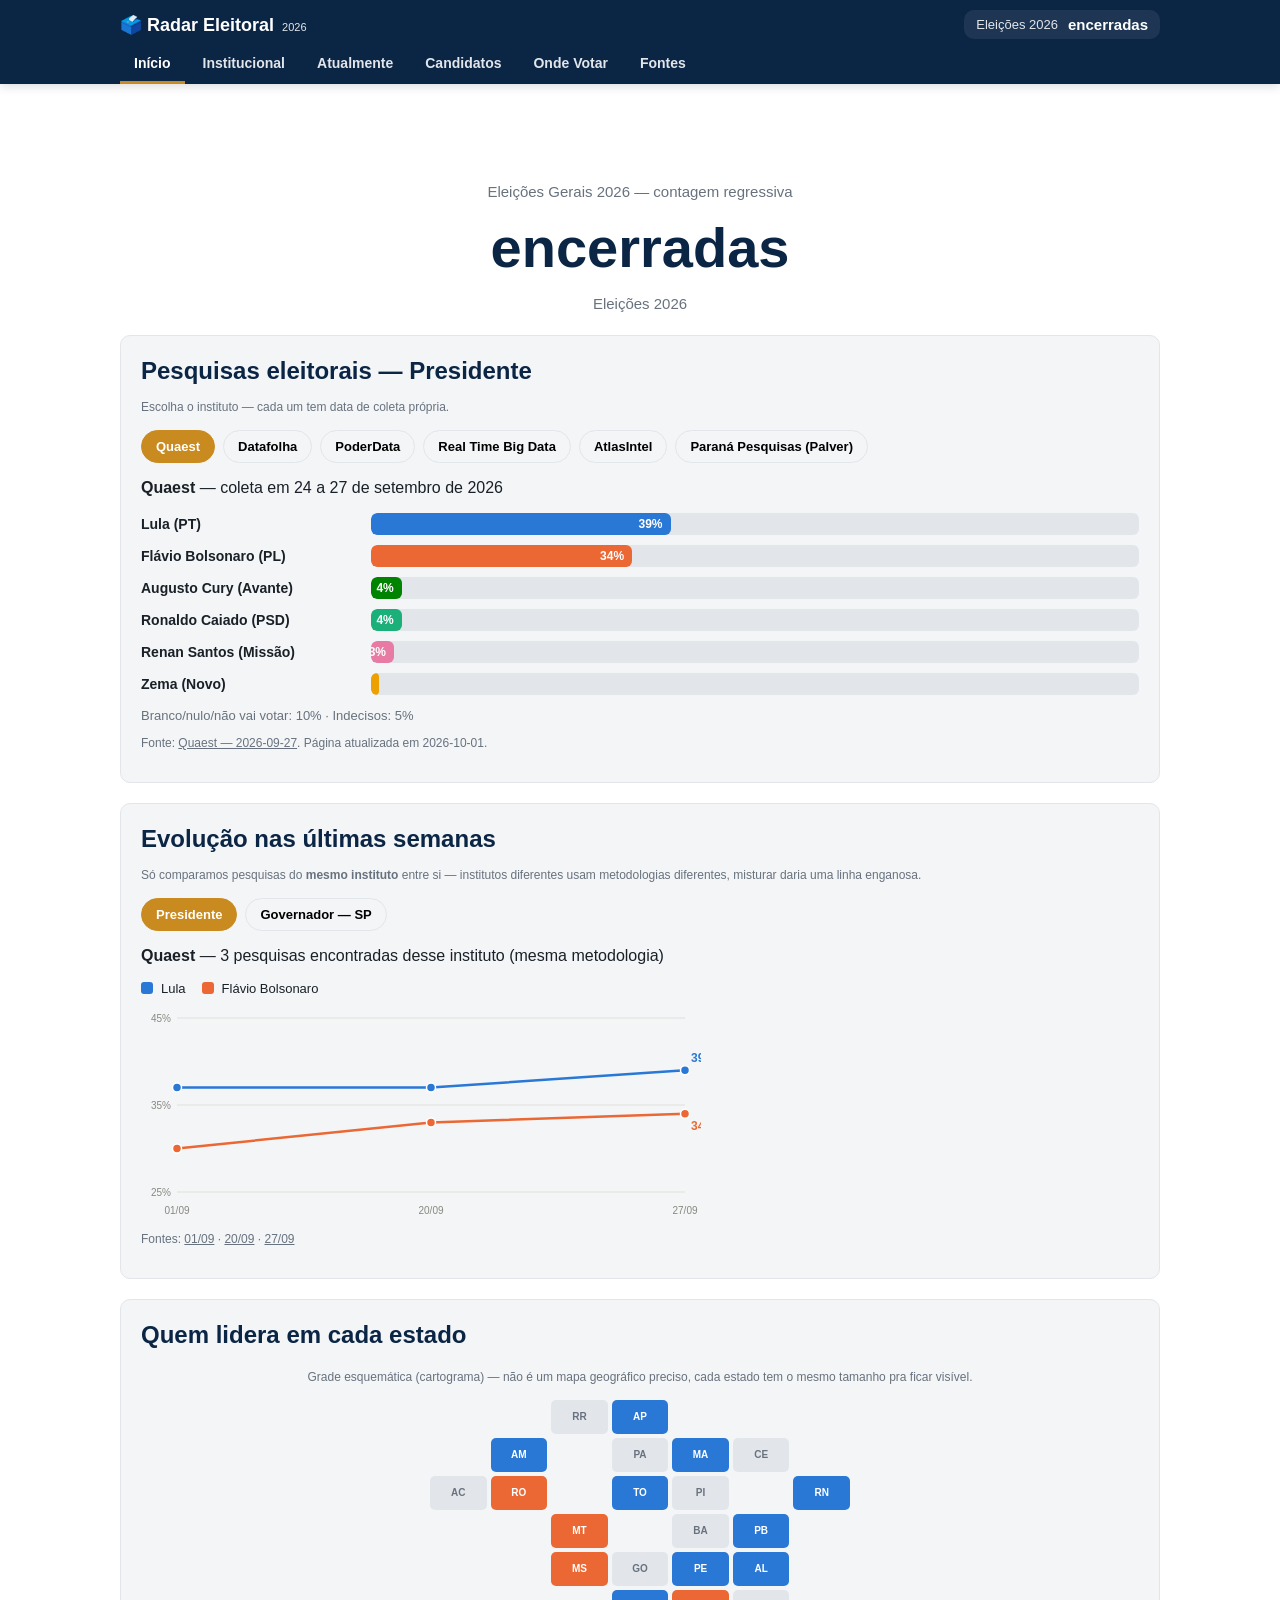
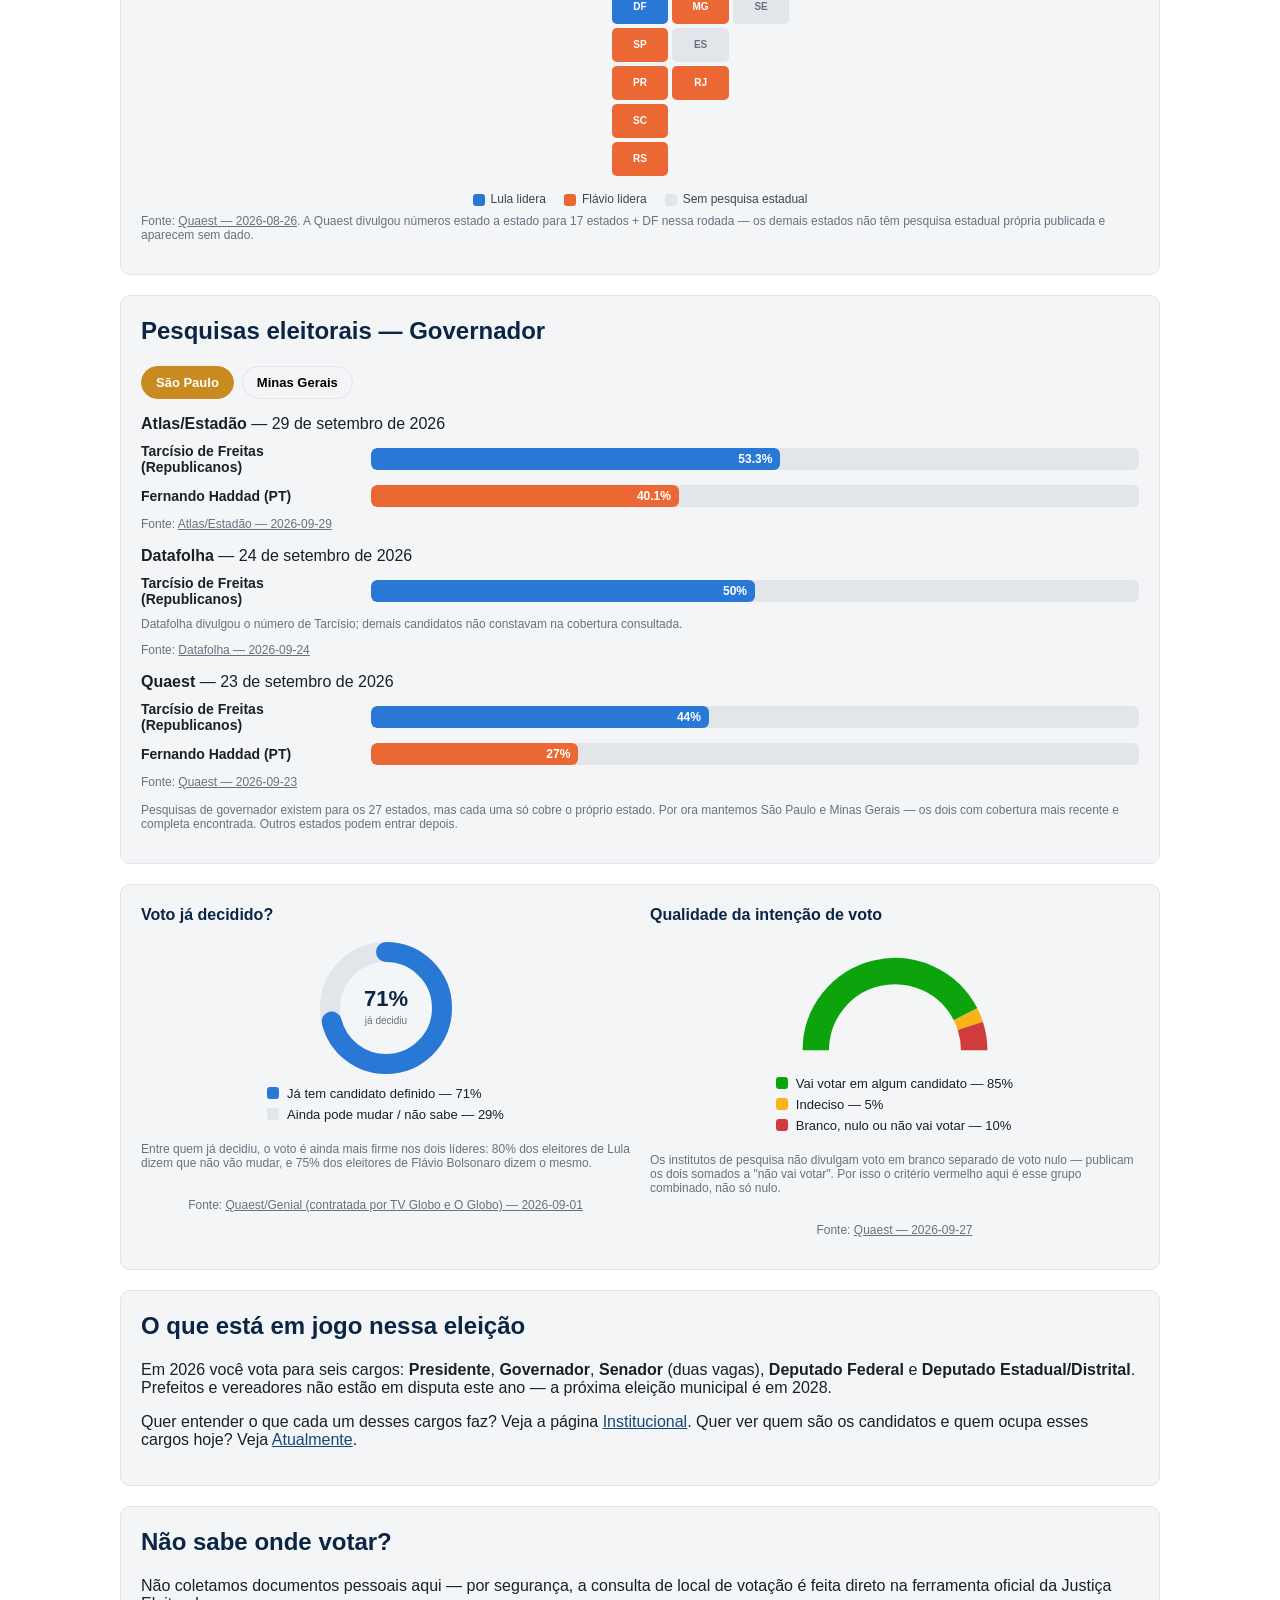
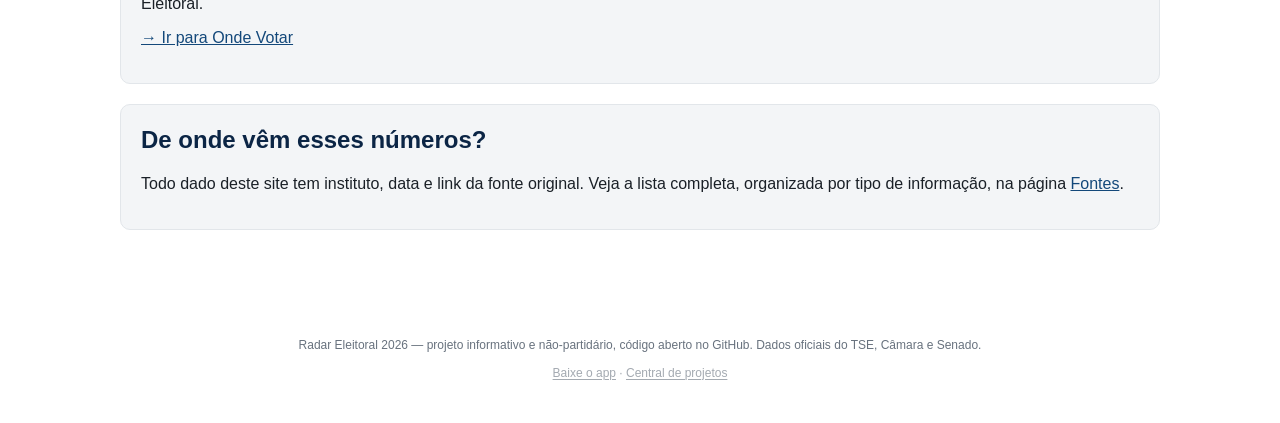
<file: index.html>
<!doctype html>
<html lang="pt-BR">
<head>
<meta charset="UTF-8" />
<meta name="viewport" content="width=device-width, initial-scale=1" />
<title>Radar Eleitoral 2026</title>
<meta name="description" content="Pesquisas, calendário e informações sobre as Eleições 2026, com fontes citadas. Sem login, sem coleta de dados pessoais." />
<link rel="icon" href="data:image/svg+xml,<svg xmlns=%22http://www.w3.org/2000/svg%22 viewBox=%220 0 100 100%22><text y=%22.9em%22 font-size=%2290%22>🗳️</text></svg>" />
<link rel="stylesheet" href="css/style.css" />
<link rel="manifest" href="manifest.webmanifest">
<link rel="apple-touch-icon" href="icones/apple-touch-icon.png">
<meta name="theme-color" content="#0b2545">
</head>
<body>
<main>
  <div class="container">
    <section class="hero">
      <p class="subtitle">Eleições Gerais 2026 — contagem regressiva</p>
      <div class="big-timer" id="hero-timer">—</div>
      <p class="subtitle" id="hero-timer-label"></p>
    </section>

    <section class="card viz-root">
      <h2>Pesquisas eleitorais — Presidente</h2>
      <p class="source-note" style="margin-top:-6px;">Escolha o instituto — cada um tem data de coleta própria.</p>
      <div class="flow-steps" id="instituto-tabs"></div>
      <div id="pesquisas-content">
        <p class="empty-hint">Carregando pesquisas…</p>
      </div>
    </section>

    <section class="card viz-root">
      <h2>Evolução nas últimas semanas</h2>
      <p class="source-note" style="margin-top:-6px;">Só comparamos pesquisas do <strong>mesmo instituto</strong> entre si — institutos diferentes usam metodologias diferentes, misturar daria uma linha enganosa.</p>
      <div class="flow-steps" id="evolucao-tabs"></div>
      <div id="evolucao-content" style="margin-top:10px;">
        <p class="empty-hint">Carregando…</p>
      </div>
    </section>

    <section class="card viz-root">
      <h2>Quem lidera em cada estado</h2>
      <div id="mapa-content">
        <p class="empty-hint">Carregando mapa…</p>
      </div>
    </section>

    <section class="card viz-root">
      <h2>Pesquisas eleitorais — Governador</h2>
      <div class="flow-steps" id="estado-tabs"></div>
      <div id="governador-content" style="margin-top:10px;">
        <p class="empty-hint">Carregando…</p>
      </div>
    </section>

    <section class="card viz-root">
      <div class="two-col">
        <div>
          <h2 style="font-size:16px;">Voto já decidido?</h2>
          <div id="decisao-content"><p class="empty-hint">Carregando…</p></div>
        </div>
        <div>
          <h2 style="font-size:16px;">Qualidade da intenção de voto</h2>
          <div id="gauge-content"><p class="empty-hint">Carregando…</p></div>
        </div>
      </div>
    </section>

    <section class="card">
      <h2>O que está em jogo nessa eleição</h2>
      <p>Em 2026 você vota para seis cargos: <strong>Presidente</strong>, <strong>Governador</strong>, <strong>Senador</strong> (duas vagas), <strong>Deputado Federal</strong> e <strong>Deputado Estadual/Distrital</strong>. Prefeitos e vereadores não estão em disputa este ano — a próxima eleição municipal é em 2028.</p>
      <p>Quer entender o que cada um desses cargos faz? Veja a página <a href="institucional.html">Institucional</a>. Quer ver quem são os candidatos e quem ocupa esses cargos hoje? Veja <a href="atualmente.html">Atualmente</a>.</p>
    </section>

    <section class="card">
      <h2>Não sabe onde votar?</h2>
      <p>Não coletamos documentos pessoais aqui — por segurança, a consulta de local de votação é feita direto na ferramenta oficial da Justiça Eleitoral.</p>
      <p><a href="onde-votar.html">→ Ir para Onde Votar</a></p>
    </section>

    <section class="card">
      <h2>De onde vêm esses números?</h2>
      <p>Todo dado deste site tem instituto, data e link da fonte original. Veja a lista completa, organizada por tipo de informação, na página <a href="fontes.html">Fontes</a>.</p>
    </section>
  </div>
</main>

<footer class="site-footer">
  <div class="container">
    Radar Eleitoral 2026 — projeto informativo e não-partidário, código aberto no GitHub. Dados oficiais do TSE, Câmara e Senado.
    <p class="app-links" data-app-links></p>
  </div>
</footer>

<script src="js/header.js"></script>
<script src="js/home.js"></script>
<script src="pwa.js" defer></script>
</body>
</html>
</file>
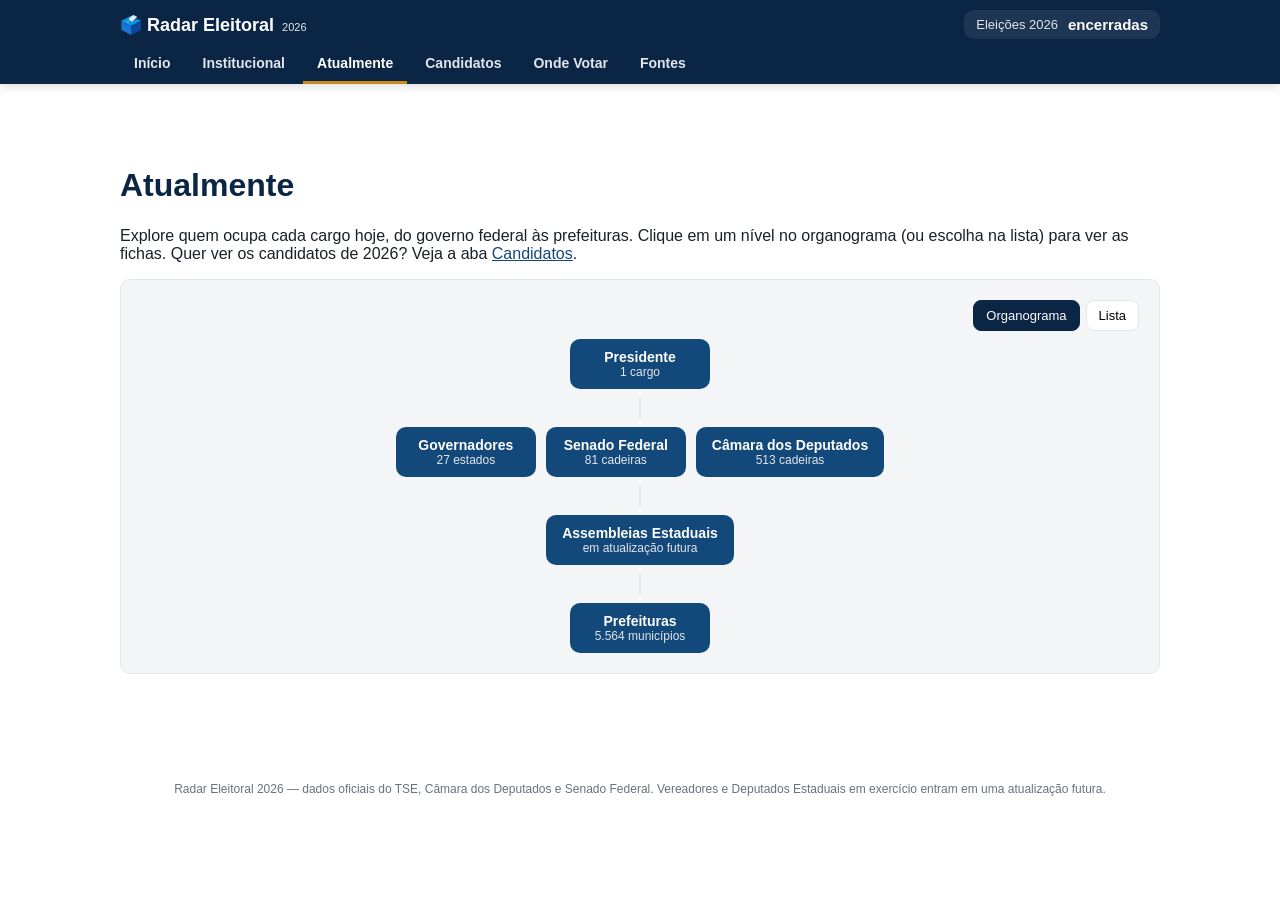
<file: atualmente.html>
<!doctype html>
<html lang="pt-BR">
<head>
<meta charset="UTF-8" />
<meta name="viewport" content="width=device-width, initial-scale=1" />
<title>Atualmente — Radar Eleitoral 2026</title>
<meta name="description" content="Organograma do poder público no Brasil: quem está no cargo hoje e quem são os candidatos de 2026, com fichas e filtros por estado e cidade." />
<link rel="stylesheet" href="css/style.css" />
</head>
<body>
<main>
  <div class="container">
    <h1>Atualmente</h1>
    <p>Explore quem ocupa cada cargo hoje, do governo federal às prefeituras. Clique em um nível no organograma (ou escolha na lista) para ver as fichas. Quer ver os candidatos de 2026? Veja a aba <a href="candidatos.html">Candidatos</a>.</p>

    <section class="card">
      <div class="filters">
        <div class="view-toggle">
          <button type="button" id="btn-view-org" class="active">Organograma</button>
          <button type="button" id="btn-view-list">Lista</button>
        </div>
      </div>

      <div id="orgchart-wrap" class="orgchart"></div>
      <div id="listchart-wrap" style="display:none;"></div>
    </section>

    <section class="card" id="filtros-ficha" style="display:none;">
      <div class="filters">
        <label>Estado: <select id="f-uf"><option value="">Todos</option></select></label>
        <label>Cidade: <input id="f-cidade" type="text" placeholder="ex: Campinas" style="display:none;" /></label>
        <label>Buscar nome: <input id="f-nome" type="text" placeholder="nome do candidato" /></label>
      </div>
      <div id="ficha-result"></div>
    </section>
  </div>
</main>

<footer class="site-footer">
  <div class="container">Radar Eleitoral 2026 — dados oficiais do TSE, Câmara dos Deputados e Senado Federal. Vereadores e Deputados Estaduais em exercício entram em uma atualização futura.</div>
</footer>

<script src="js/header.js"></script>
<script src="js/shared.js"></script>
<script src="js/atualmente.js"></script>
</body>
</html>
</file>
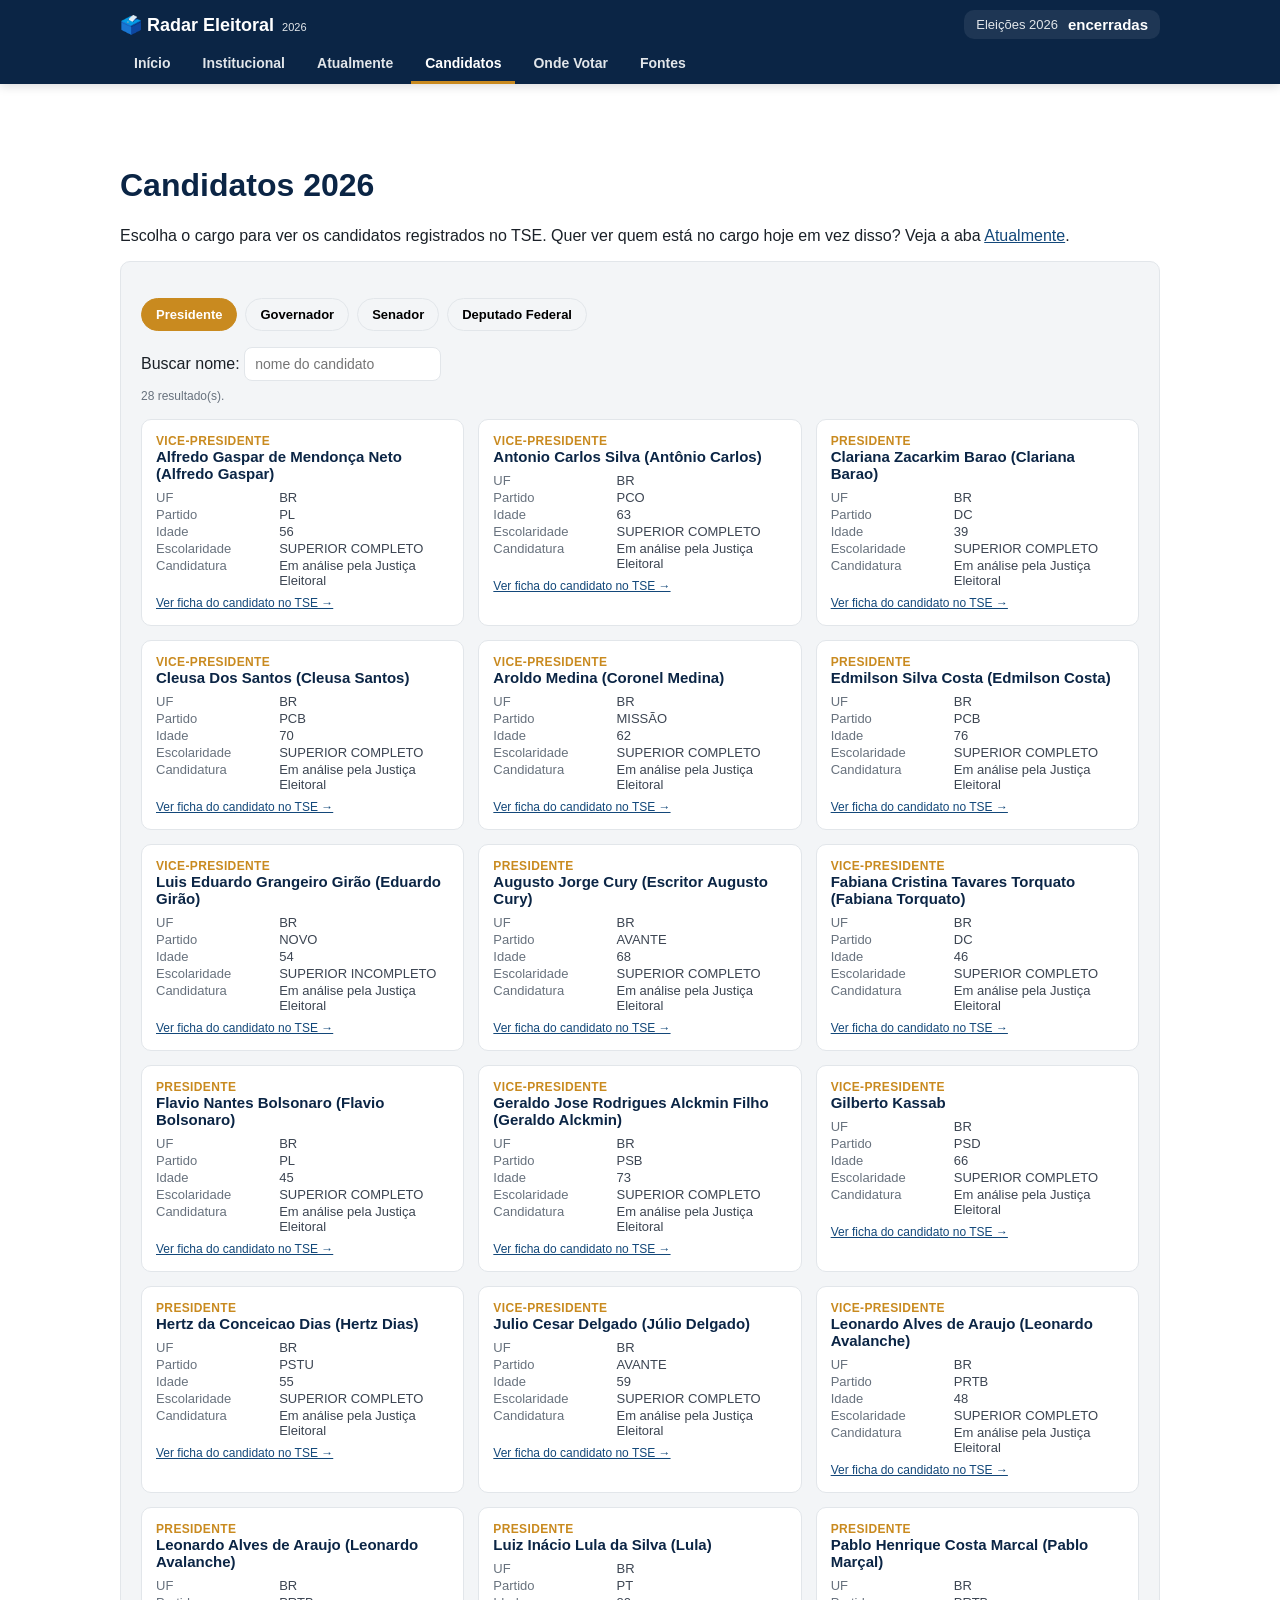
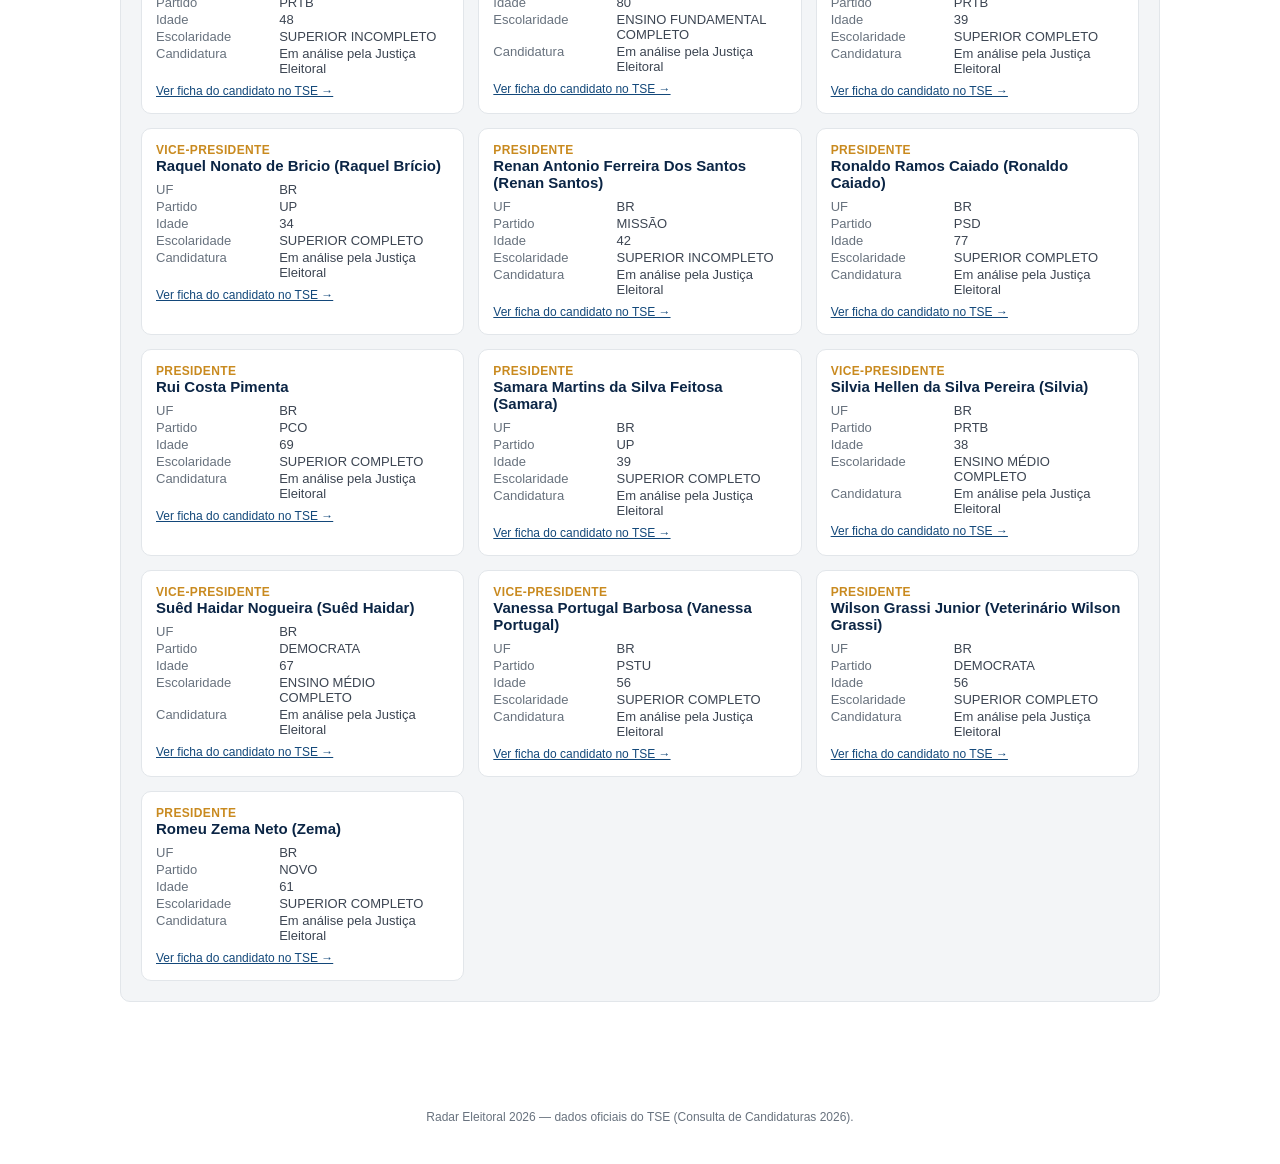
<file: candidatos.html>
<!doctype html>
<html lang="pt-BR">
<head>
<meta charset="UTF-8" />
<meta name="viewport" content="width=device-width, initial-scale=1" />
<title>Candidatos 2026 — Radar Eleitoral 2026</title>
<meta name="description" content="Candidatos às Eleições 2026: Presidente, Governador, Senador e Deputado Federal, com ficha e filtro por estado." />
<link rel="stylesheet" href="css/style.css" />
</head>
<body>
<main>
  <div class="container">
    <h1>Candidatos 2026</h1>
    <p>Escolha o cargo para ver os candidatos registrados no TSE. Quer ver quem está no cargo hoje em vez disso? Veja a aba <a href="atualmente.html">Atualmente</a>.</p>

    <section class="card">
      <div class="flow-steps" id="cargo-tabs"></div>

      <div class="filters" style="margin-top:14px;">
        <label>Estado: <select id="f-uf"><option value="">Todos</option></select></label>
        <label>Buscar nome: <input id="f-nome" type="text" placeholder="nome do candidato" /></label>
      </div>
      <div id="ficha-result"></div>
    </section>
  </div>
</main>

<footer class="site-footer">
  <div class="container">Radar Eleitoral 2026 — dados oficiais do TSE (Consulta de Candidaturas 2026).</div>
</footer>

<script src="js/header.js"></script>
<script src="js/shared.js"></script>
<script src="js/candidatos.js"></script>
</body>
</html>
</file>
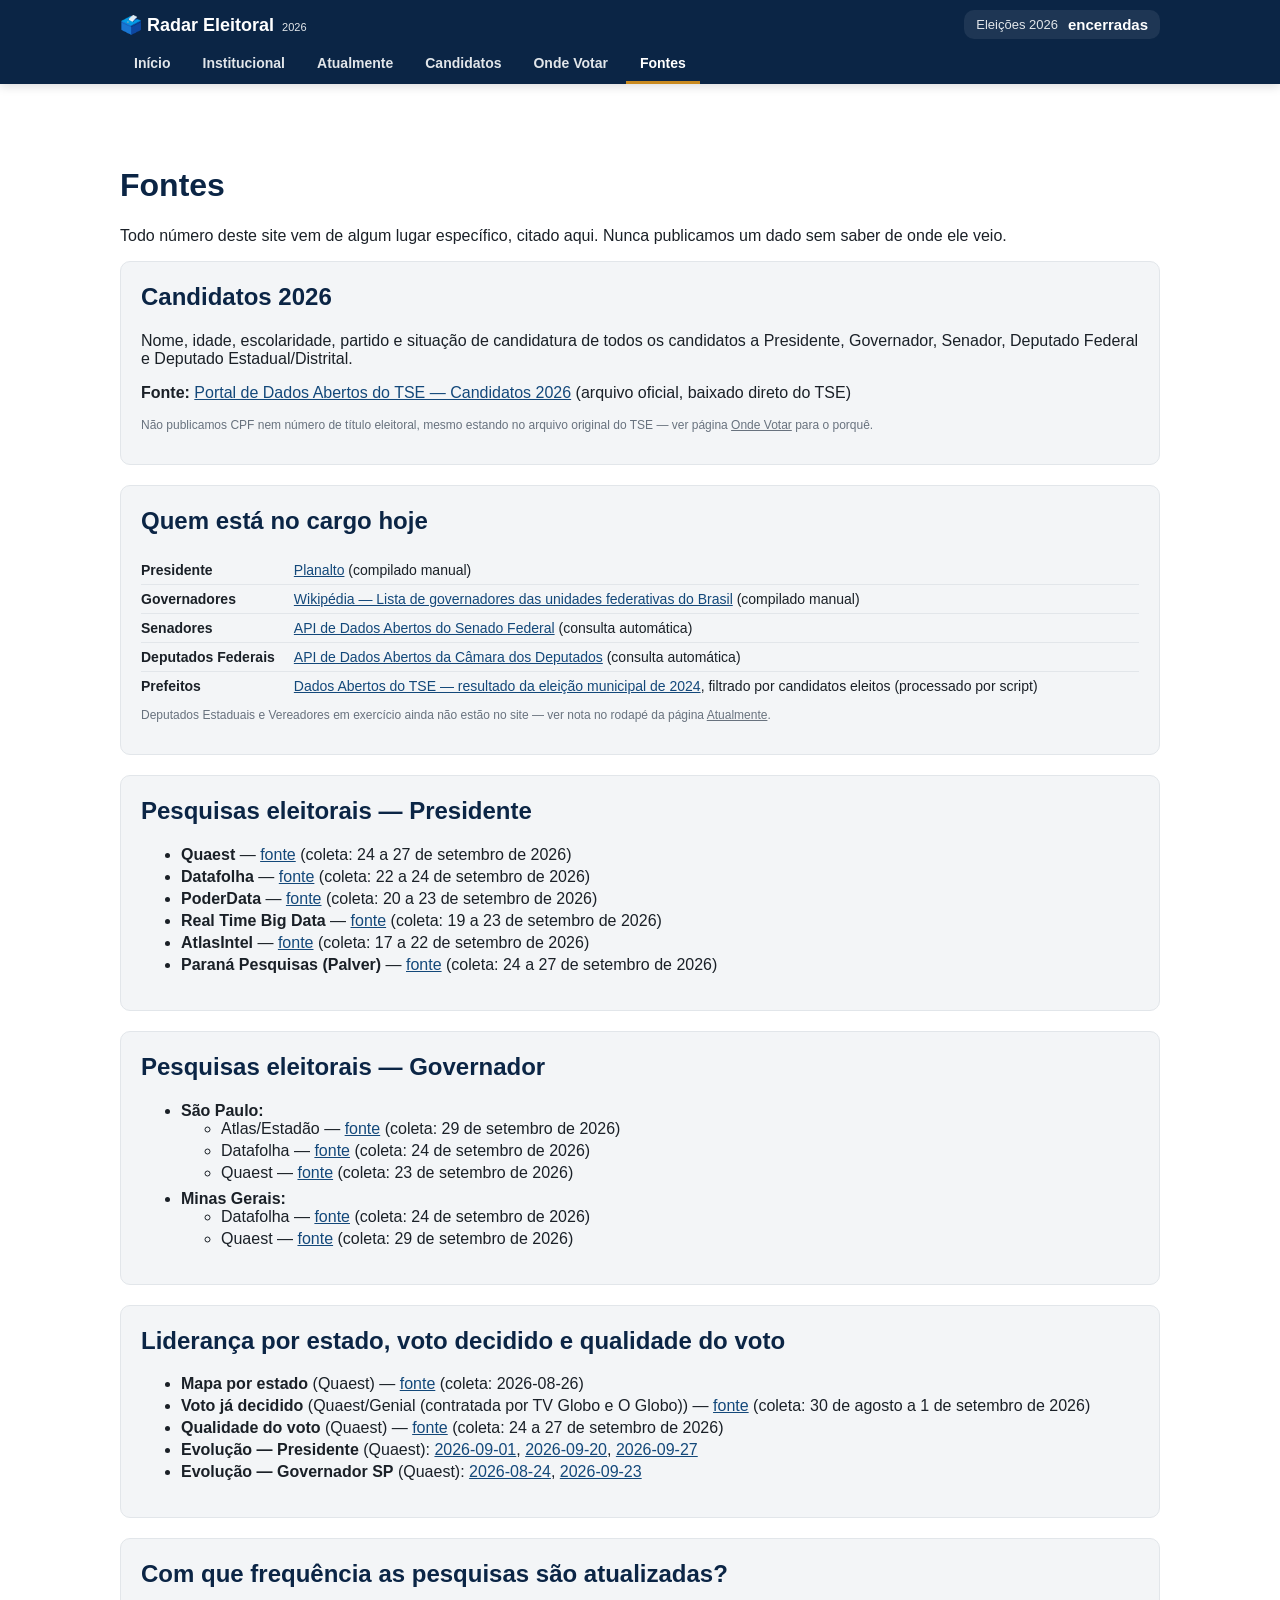
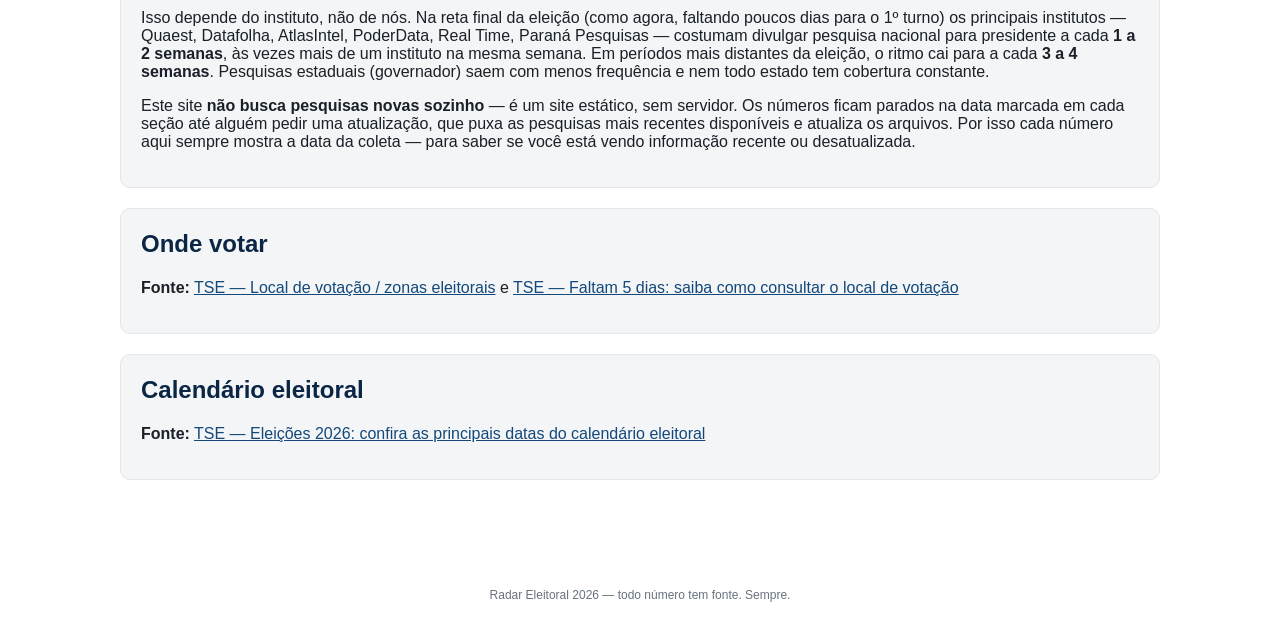
<file: fontes.html>
<!doctype html>
<html lang="pt-BR">
<head>
<meta charset="UTF-8" />
<meta name="viewport" content="width=device-width, initial-scale=1" />
<title>Fontes — Radar Eleitoral 2026</title>
<meta name="description" content="De onde vem cada informação deste site: candidatos, quem está no cargo hoje e pesquisas eleitorais, com link direto pra fonte original." />
<link rel="stylesheet" href="css/style.css" />
</head>
<body>
<main>
  <div class="container">
    <h1>Fontes</h1>
    <p>Todo número deste site vem de algum lugar específico, citado aqui. Nunca publicamos um dado sem saber de onde ele veio.</p>

    <section class="card">
      <h2>Candidatos 2026</h2>
      <p>Nome, idade, escolaridade, partido e situação de candidatura de todos os candidatos a Presidente, Governador, Senador, Deputado Federal e Deputado Estadual/Distrital.</p>
      <p><strong>Fonte:</strong> <a href="https://dadosabertos.tse.jus.br/dataset/candidatos-2026" target="_blank" rel="noopener">Portal de Dados Abertos do TSE — Candidatos 2026</a> (arquivo oficial, baixado direto do TSE)</p>
      <p class="source-note">Não publicamos CPF nem número de título eleitoral, mesmo estando no arquivo original do TSE — ver página <a href="onde-votar.html">Onde Votar</a> para o porquê.</p>
    </section>

    <section class="card">
      <h2>Quem está no cargo hoje</h2>
      <table style="width:100%;border-collapse:collapse;font-size:14px;">
        <tr style="border-bottom:1px solid var(--slate-200);"><td style="padding:6px 0;"><strong>Presidente</strong></td><td><a href="https://www.gov.br/planalto/pt-br/conheca-a-presidencia/presidente" target="_blank" rel="noopener">Planalto</a> (compilado manual)</td></tr>
        <tr style="border-bottom:1px solid var(--slate-200);"><td style="padding:6px 0;"><strong>Governadores</strong></td><td><a href="https://pt.wikipedia.org/wiki/Lista_de_governadores_das_unidades_federativas_do_Brasil" target="_blank" rel="noopener">Wikipédia — Lista de governadores das unidades federativas do Brasil</a> (compilado manual)</td></tr>
        <tr style="border-bottom:1px solid var(--slate-200);"><td style="padding:6px 0;"><strong>Senadores</strong></td><td><a href="https://legis.senado.leg.br/dadosabertos" target="_blank" rel="noopener">API de Dados Abertos do Senado Federal</a> (consulta automática)</td></tr>
        <tr style="border-bottom:1px solid var(--slate-200);"><td style="padding:6px 0;"><strong>Deputados Federais</strong></td><td><a href="https://dadosabertos.camara.leg.br/swagger/api.html" target="_blank" rel="noopener">API de Dados Abertos da Câmara dos Deputados</a> (consulta automática)</td></tr>
        <tr><td style="padding:6px 0;"><strong>Prefeitos</strong></td><td><a href="https://dadosabertos.tse.jus.br/dataset/candidatos-2024" target="_blank" rel="noopener">Dados Abertos do TSE — resultado da eleição municipal de 2024</a>, filtrado por candidatos eleitos (processado por script)</td></tr>
      </table>
      <p class="source-note">Deputados Estaduais e Vereadores em exercício ainda não estão no site — ver nota no rodapé da página <a href="atualmente.html">Atualmente</a>.</p>
    </section>

    <section class="card">
      <h2>Pesquisas eleitorais — Presidente</h2>
      <ul id="fontes-presidente"><li class="empty-hint">Carregando…</li></ul>
    </section>

    <section class="card">
      <h2>Pesquisas eleitorais — Governador</h2>
      <ul id="fontes-governador"><li class="empty-hint">Carregando…</li></ul>
    </section>

    <section class="card">
      <h2>Liderança por estado, voto decidido e qualidade do voto</h2>
      <ul id="fontes-extras"><li class="empty-hint">Carregando…</li></ul>
    </section>

    <section class="card">
      <h2>Com que frequência as pesquisas são atualizadas?</h2>
      <p>Isso depende do instituto, não de nós. Na reta final da eleição (como agora, faltando poucos dias para o 1º turno) os principais institutos — Quaest, Datafolha, AtlasIntel, PoderData, Real Time, Paraná Pesquisas — costumam divulgar pesquisa nacional para presidente a cada <strong>1 a 2 semanas</strong>, às vezes mais de um instituto na mesma semana. Em períodos mais distantes da eleição, o ritmo cai para a cada <strong>3 a 4 semanas</strong>. Pesquisas estaduais (governador) saem com menos frequência e nem todo estado tem cobertura constante.</p>
      <p>Este site <strong>não busca pesquisas novas sozinho</strong> — é um site estático, sem servidor. Os números ficam parados na data marcada em cada seção até alguém pedir uma atualização, que puxa as pesquisas mais recentes disponíveis e atualiza os arquivos. Por isso cada número aqui sempre mostra a data da coleta — para saber se você está vendo informação recente ou desatualizada.</p>
    </section>

    <section class="card">
      <h2>Onde votar</h2>
      <p><strong>Fonte:</strong> <a href="https://www.tse.jus.br/servicos-eleitorais/local-de-votacao-zonas-eleitorais" target="_blank" rel="noopener">TSE — Local de votação / zonas eleitorais</a> e <a href="https://www.tse.jus.br/comunicacao/noticias/2026/Setembro/faltam-5-dias-saiba-como-consultar-o-local-de-votacao" target="_blank" rel="noopener">TSE — Faltam 5 dias: saiba como consultar o local de votação</a></p>
    </section>

    <section class="card">
      <h2>Calendário eleitoral</h2>
      <p><strong>Fonte:</strong> <a href="https://www.tse.jus.br/comunicacao/noticias/2026/Marco/eleicoes-2026-confira-as-principais-datas-do-calendario-eleitoral" target="_blank" rel="noopener">TSE — Eleições 2026: confira as principais datas do calendário eleitoral</a></p>
    </section>
  </div>
</main>

<footer class="site-footer">
  <div class="container">Radar Eleitoral 2026 — todo número tem fonte. Sempre.</div>
</footer>

<script src="js/header.js"></script>
<script src="js/fontes.js"></script>
</body>
</html>
</file>
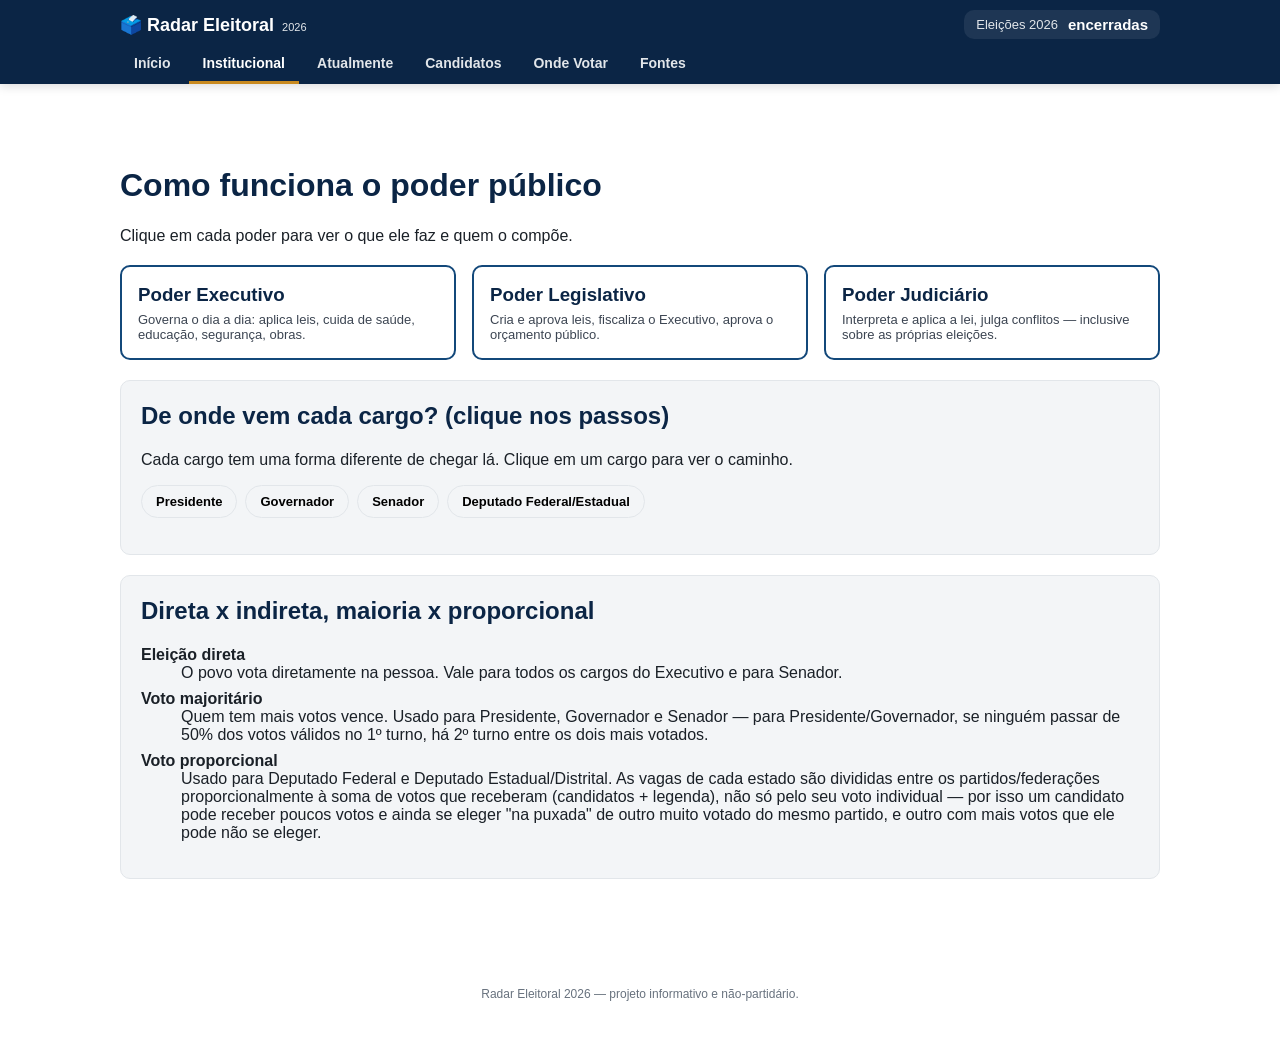
<file: institucional.html>
<!doctype html>
<html lang="pt-BR">
<head>
<meta charset="UTF-8" />
<meta name="viewport" content="width=device-width, initial-scale=1" />
<title>Como funciona o poder público — Radar Eleitoral 2026</title>
<meta name="description" content="Entenda de forma visual e objetiva como funcionam os três poderes no Brasil e o papel de cada cargo eletivo." />
<link rel="stylesheet" href="css/style.css" />
</head>
<body>
<main>
  <div class="container">
    <h1>Como funciona o poder público</h1>
    <p>Clique em cada poder para ver o que ele faz e quem o compõe.</p>

    <section class="poderes" id="poderes-grid"></section>
    <div id="poder-detalhes"></div>

    <section class="card">
      <h2>De onde vem cada cargo? (clique nos passos)</h2>
      <p>Cada cargo tem uma forma diferente de chegar lá. Clique em um cargo para ver o caminho.</p>
      <div class="flow-steps" id="cargo-escolha"></div>
      <div id="flow-result" class="poder-detalhe open" style="display:none;"></div>
    </section>

    <section class="card">
      <h2>Direta x indireta, maioria x proporcional</h2>
      <dl>
        <dt style="font-weight:700;">Eleição direta</dt>
        <dd>O povo vota diretamente na pessoa. Vale para todos os cargos do Executivo e para Senador.</dd>
        <dt style="font-weight:700;margin-top:8px;">Voto majoritário</dt>
        <dd>Quem tem mais votos vence. Usado para Presidente, Governador e Senador — para Presidente/Governador, se ninguém passar de 50% dos votos válidos no 1º turno, há 2º turno entre os dois mais votados.</dd>
        <dt style="font-weight:700;margin-top:8px;">Voto proporcional</dt>
        <dd>Usado para Deputado Federal e Deputado Estadual/Distrital. As vagas de cada estado são divididas entre os partidos/federações proporcionalmente à soma de votos que receberam (candidatos + legenda), não só pelo seu voto individual — por isso um candidato pode receber poucos votos e ainda se eleger "na puxada" de outro muito votado do mesmo partido, e outro com mais votos que ele pode não se eleger.</dd>
      </dl>
    </section>
  </div>
</main>

<footer class="site-footer">
  <div class="container">Radar Eleitoral 2026 — projeto informativo e não-partidário.</div>
</footer>

<script src="js/header.js"></script>
<script src="js/institucional.js"></script>
</body>
</html>
</file>
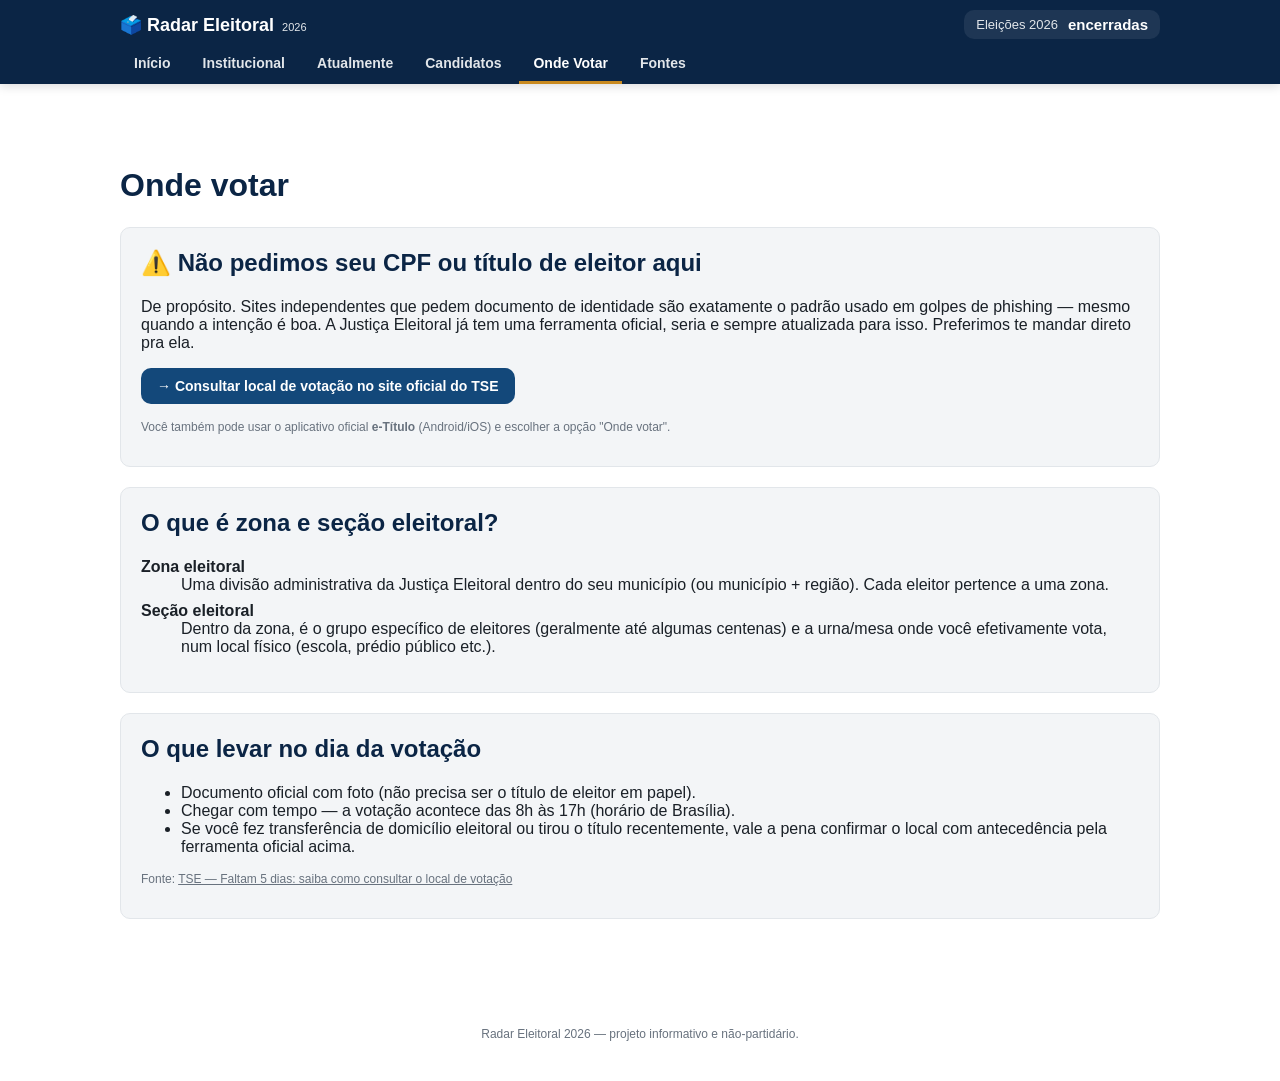
<file: onde-votar.html>
<!doctype html>
<html lang="pt-BR">
<head>
<meta charset="UTF-8" />
<meta name="viewport" content="width=device-width, initial-scale=1" />
<title>Onde Votar — Radar Eleitoral 2026</title>
<meta name="description" content="Como descobrir sua zona eleitoral e local de votação de forma segura, direto na ferramenta oficial da Justiça Eleitoral." />
<link rel="stylesheet" href="css/style.css" />
</head>
<body>
<main>
  <div class="container">
    <h1>Onde votar</h1>

    <section class="card">
      <h2>⚠️ Não pedimos seu CPF ou título de eleitor aqui</h2>
      <p>De propósito. Sites independentes que pedem documento de identidade são exatamente o padrão usado em golpes de phishing — mesmo quando a intenção é boa. A Justiça Eleitoral já tem uma ferramenta oficial, seria e sempre atualizada para isso. Preferimos te mandar direto pra ela.</p>
      <p>
        <a class="org-node" style="display:inline-block;text-decoration:none;" href="https://www.tse.jus.br/servicos-eleitorais/local-de-votacao-zonas-eleitorais" target="_blank" rel="noopener">
          → Consultar local de votação no site oficial do TSE
        </a>
      </p>
      <p class="source-note">Você também pode usar o aplicativo oficial <strong>e-Título</strong> (Android/iOS) e escolher a opção "Onde votar".</p>
    </section>

    <section class="card">
      <h2>O que é zona e seção eleitoral?</h2>
      <dl>
        <dt style="font-weight:700;">Zona eleitoral</dt>
        <dd>Uma divisão administrativa da Justiça Eleitoral dentro do seu município (ou município + região). Cada eleitor pertence a uma zona.</dd>
        <dt style="font-weight:700;margin-top:8px;">Seção eleitoral</dt>
        <dd>Dentro da zona, é o grupo específico de eleitores (geralmente até algumas centenas) e a urna/mesa onde você efetivamente vota, num local físico (escola, prédio público etc.).</dd>
      </dl>
    </section>

    <section class="card">
      <h2>O que levar no dia da votação</h2>
      <ul>
        <li>Documento oficial com foto (não precisa ser o título de eleitor em papel).</li>
        <li>Chegar com tempo — a votação acontece das 8h às 17h (horário de Brasília).</li>
        <li>Se você fez transferência de domicílio eleitoral ou tirou o título recentemente, vale a pena confirmar o local com antecedência pela ferramenta oficial acima.</li>
      </ul>
      <p class="source-note">Fonte: <a href="https://www.tse.jus.br/comunicacao/noticias/2026/Setembro/faltam-5-dias-saiba-como-consultar-o-local-de-votacao" target="_blank" rel="noopener">TSE — Faltam 5 dias: saiba como consultar o local de votação</a></p>
    </section>
  </div>
</main>

<footer class="site-footer">
  <div class="container">Radar Eleitoral 2026 — projeto informativo e não-partidário.</div>
</footer>

<script src="js/header.js"></script>
</body>
</html>
</file>
<file: css/style.css>
:root {
  --blue-900: #0b2545;
  --blue-700: #13487a;
  --blue-500: #1f6fb2;
  --slate-900: #1a2027;
  --slate-700: #3c4552;
  --slate-500: #68727e;
  --slate-200: #e2e6ea;
  --slate-100: #f3f5f7;
  --amber: #c98a1f;
  --white: #ffffff;
  --radius: 10px;
  --header-h: 112px;
  --font: -apple-system, "Segoe UI", Roboto, Helvetica, Arial, sans-serif;
}

* {
  box-sizing: border-box;
}

html, body {
  margin: 0;
  padding: 0;
  font-family: var(--font);
  color: var(--slate-900);
  background: var(--white);
}

body {
  padding-top: var(--header-h);
}

a {
  color: var(--blue-700);
}

h1, h2, h3 {
  color: var(--blue-900);
  line-height: 1.25;
}

.container {
  max-width: 1080px;
  margin: 0 auto;
  padding: 0 20px;
}

/* ---------- Header fixo ---------- */
header.site-header {
  position: fixed;
  top: 0;
  left: 0;
  right: 0;
  z-index: 100;
  background: var(--blue-900);
  color: var(--white);
  box-shadow: 0 2px 10px rgba(0, 0, 0, 0.15);
}

.header-top {
  display: flex;
  align-items: center;
  justify-content: space-between;
  gap: 16px;
  padding: 10px 20px 6px;
  max-width: 1080px;
  margin: 0 auto;
}

.brand {
  display: flex;
  align-items: baseline;
  gap: 8px;
  font-weight: 700;
  font-size: 18px;
  color: var(--white);
  text-decoration: none;
  white-space: nowrap;
}

.brand small {
  font-weight: 400;
  font-size: 11px;
  color: var(--slate-200);
}

.timer {
  display: flex;
  align-items: center;
  gap: 10px;
  background: rgba(255, 255, 255, 0.08);
  border-radius: var(--radius);
  padding: 6px 12px;
  font-size: 13px;
  white-space: nowrap;
}

.timer .timer-label {
  color: var(--slate-200);
}

.timer .timer-value {
  font-weight: 700;
  font-variant-numeric: tabular-nums;
  color: var(--white);
  font-size: 15px;
}

nav.tabs {
  display: flex;
  gap: 4px;
  max-width: 1080px;
  margin: 0 auto;
  padding: 0 20px;
  overflow-x: auto;
}

nav.tabs a {
  color: var(--slate-200);
  text-decoration: none;
  padding: 10px 14px;
  font-size: 14px;
  font-weight: 600;
  border-bottom: 3px solid transparent;
  white-space: nowrap;
}

nav.tabs a:hover {
  color: var(--white);
}

nav.tabs a.active {
  color: var(--white);
  border-bottom-color: var(--amber);
}

@media (max-width: 640px) {
  :root {
    --header-h: 128px;
  }
  .header-top {
    flex-wrap: wrap;
  }
  .timer {
    font-size: 12px;
  }
}

/* ---------- Conteúdo geral ---------- */
main {
  padding: 32px 0 64px;
}

.hero {
  text-align: center;
  padding: 24px 0 8px;
}

.hero .big-timer {
  font-size: clamp(32px, 7vw, 56px);
  font-weight: 800;
  color: var(--blue-900);
  font-variant-numeric: tabular-nums;
}

.hero p.subtitle {
  color: var(--slate-500);
  font-size: 15px;
}

.card {
  background: var(--slate-100);
  border: 1px solid var(--slate-200);
  border-radius: var(--radius);
  padding: 20px;
  margin-bottom: 20px;
}

.card h2 {
  margin-top: 0;
}

.source-note {
  font-size: 12px;
  color: var(--slate-500);
  margin-top: 8px;
}

.source-note a {
  color: var(--slate-500);
}

/* Barra de pesquisa (polls) */
.poll-bar-row {
  display: flex;
  align-items: center;
  gap: 10px;
  margin: 10px 0;
}

.poll-bar-row .name {
  width: 220px;
  font-size: 14px;
  font-weight: 600;
  flex-shrink: 0;
}

.poll-bar-track {
  flex: 1;
  background: var(--slate-200);
  border-radius: 6px;
  height: 22px;
  overflow: hidden;
}

.poll-bar-fill {
  height: 100%;
  background: var(--blue-500);
  display: flex;
  align-items: center;
  justify-content: flex-end;
  color: var(--white);
  font-size: 12px;
  font-weight: 700;
  padding-right: 8px;
  border-radius: 6px;
}

/* ---------- Fichas (cards de pessoas) ---------- */
.ficha-grid {
  display: grid;
  grid-template-columns: repeat(auto-fill, minmax(260px, 1fr));
  gap: 14px;
  margin-top: 16px;
}

.ficha {
  border: 1px solid var(--slate-200);
  border-radius: var(--radius);
  padding: 14px;
  background: var(--white);
}

.ficha .ficha-nome {
  font-weight: 700;
  color: var(--blue-900);
  font-size: 15px;
}

.ficha .ficha-cargo {
  font-size: 12px;
  color: var(--amber);
  font-weight: 700;
  text-transform: uppercase;
  letter-spacing: 0.03em;
}

.ficha dl {
  margin: 8px 0 0;
  font-size: 13px;
  color: var(--slate-700);
  display: grid;
  grid-template-columns: auto 1fr;
  gap: 2px 8px;
}

.ficha dt {
  color: var(--slate-500);
}

.ficha .ficha-frase {
  margin-top: 8px;
  font-size: 13px;
  font-style: italic;
  border-left: 3px solid var(--amber);
  padding-left: 8px;
}

.ficha .ficha-link {
  display: inline-block;
  margin-top: 8px;
  font-size: 12px;
}

/* ---------- Filtros ---------- */
.filters {
  display: flex;
  flex-wrap: wrap;
  gap: 10px;
  align-items: center;
  margin-bottom: 8px;
}

.filters select,
.filters input {
  font-family: var(--font);
  padding: 8px 10px;
  border: 1px solid var(--slate-200);
  border-radius: 8px;
  font-size: 14px;
}

.view-toggle {
  display: flex;
  gap: 6px;
  margin-left: auto;
}

.view-toggle button {
  font-family: var(--font);
  border: 1px solid var(--slate-200);
  background: var(--white);
  border-radius: 8px;
  padding: 7px 12px;
  font-size: 13px;
  cursor: pointer;
}

.view-toggle button.active {
  background: var(--blue-900);
  color: var(--white);
  border-color: var(--blue-900);
}

.empty-hint {
  color: var(--slate-500);
  font-size: 14px;
  padding: 24px;
  text-align: center;
}

/* ---------- Organograma ---------- */
.orgchart {
  display: flex;
  flex-direction: column;
  gap: 10px;
  align-items: center;
}

.org-level {
  display: flex;
  flex-wrap: wrap;
  gap: 10px;
  justify-content: center;
}

.org-node {
  background: var(--blue-700);
  color: var(--white);
  border: none;
  border-radius: var(--radius);
  padding: 10px 16px;
  font-family: var(--font);
  font-size: 14px;
  font-weight: 600;
  cursor: pointer;
  min-width: 140px;
}

.org-node .count {
  display: block;
  font-size: 12px;
  font-weight: 400;
  color: var(--slate-200);
}

.org-node:hover {
  background: var(--blue-500);
}

.org-connector {
  width: 2px;
  height: 18px;
  background: var(--slate-200);
}

/* ---------- Diagrama institucional ---------- */
.poderes {
  display: grid;
  grid-template-columns: repeat(auto-fit, minmax(220px, 1fr));
  gap: 16px;
  margin: 20px 0;
}

.poder-card {
  border: 2px solid var(--blue-700);
  border-radius: var(--radius);
  padding: 16px;
  cursor: pointer;
  background: var(--white);
  transition: transform 0.1s, box-shadow 0.1s;
}

.poder-card:hover {
  transform: translateY(-2px);
  box-shadow: 0 6px 16px rgba(11, 37, 69, 0.12);
}

.poder-card h3 {
  margin: 0 0 6px;
}

.poder-card p {
  margin: 0;
  font-size: 13px;
  color: var(--slate-700);
}

.poder-detalhe {
  display: none;
  border-left: 4px solid var(--amber);
  background: var(--slate-100);
  padding: 14px 16px;
  margin-top: -4px;
  margin-bottom: 16px;
  border-radius: 0 var(--radius) var(--radius) var(--radius);
}

.poder-detalhe.open {
  display: block;
}

.flow-steps {
  display: flex;
  flex-wrap: wrap;
  gap: 8px;
  align-items: center;
  margin: 16px 0;
}

.flow-step {
  background: var(--slate-100);
  border: 1px solid var(--slate-200);
  border-radius: 999px;
  padding: 8px 14px;
  font-size: 13px;
  cursor: pointer;
  font-weight: 600;
}

.flow-step.active {
  background: var(--amber);
  color: var(--white);
  border-color: var(--amber);
}

.flow-arrow {
  color: var(--slate-500);
}

footer.site-footer {
  text-align: center;
  font-size: 12px;
  color: var(--slate-500);
  padding: 24px 0 40px;
}

/* ---------- Dataviz tokens (paleta validada do skill dataviz) ---------- */
.viz-root {
  --cat-1: #2a78d6; /* azul */
  --cat-2: #eb6834; /* laranja */
  --cat-3: #1baf7a; /* água */
  --cat-4: #eda100; /* amarelo */
  --cat-5: #e87ba4; /* magenta */
  --cat-6: #008300; /* verde */
  --cat-7: #4a3aa7; /* violeta */
  --status-good: #0ca30c;
  --status-warning: #fab219;
  --status-critical: #d03b3b;
  --ink-primary: #0b0b0b;
  --ink-secondary: #52514e;
  --ink-muted: #898781;
  --grid-line: #e1e0d9;
}

.subsection-title {
  font-size: 14px;
  color: var(--slate-500);
  margin: 18px 0 6px;
  font-weight: 700;
}

.two-col {
  display: grid;
  grid-template-columns: 1fr 1fr;
  gap: 20px;
}

@media (max-width: 720px) {
  .two-col {
    grid-template-columns: 1fr;
  }
}

/* Mapa-grade do Brasil (cartograma esquemático, não geográfico) */
.state-map {
  display: grid;
  grid-template-columns: repeat(7, 1fr);
  grid-auto-rows: 34px;
  gap: 4px;
  max-width: 420px;
  margin: 16px auto;
}

.state-cell {
  border-radius: 5px;
  display: flex;
  align-items: center;
  justify-content: center;
  font-size: 10px;
  font-weight: 700;
  color: var(--white);
  cursor: default;
  position: relative;
}

.state-cell.sem-dado {
  background: var(--slate-200);
  color: var(--slate-500);
}

.state-cell:hover .state-tooltip {
  display: block;
}

.state-tooltip {
  display: none;
  position: absolute;
  bottom: 110%;
  left: 50%;
  transform: translateX(-50%);
  background: var(--slate-900);
  color: var(--white);
  font-size: 11px;
  font-weight: 400;
  padding: 6px 8px;
  border-radius: 6px;
  white-space: nowrap;
  z-index: 5;
}

.map-legend {
  display: flex;
  justify-content: center;
  gap: 18px;
  font-size: 12px;
  color: var(--slate-700);
  flex-wrap: wrap;
}

.map-legend .swatch {
  display: inline-block;
  width: 12px;
  height: 12px;
  border-radius: 3px;
  margin-right: 6px;
  vertical-align: middle;
}

/* Rosca e velocímetro */
.chart-figure {
  display: flex;
  flex-direction: column;
  align-items: center;
  gap: 8px;
}

.chart-figure svg {
  max-width: 220px;
}

.donut-center-label {
  font-size: 22px;
  font-weight: 800;
  fill: var(--blue-900);
}

.donut-center-sub {
  font-size: 10px;
  fill: var(--slate-500);
}

.legend-list {
  display: flex;
  flex-direction: column;
  gap: 6px;
  font-size: 13px;
}

.legend-list .legend-row {
  display: flex;
  align-items: center;
  gap: 8px;
}

.legend-list .swatch {
  width: 12px;
  height: 12px;
  border-radius: 3px;
  flex-shrink: 0;
}

.gauge-value {
  font-size: 13px;
  text-align: center;
  color: var(--slate-700);
}

.candidate-selector {
  display: flex;
  gap: 8px;
  flex-wrap: wrap;
  margin-bottom: 10px;
}
</file>
